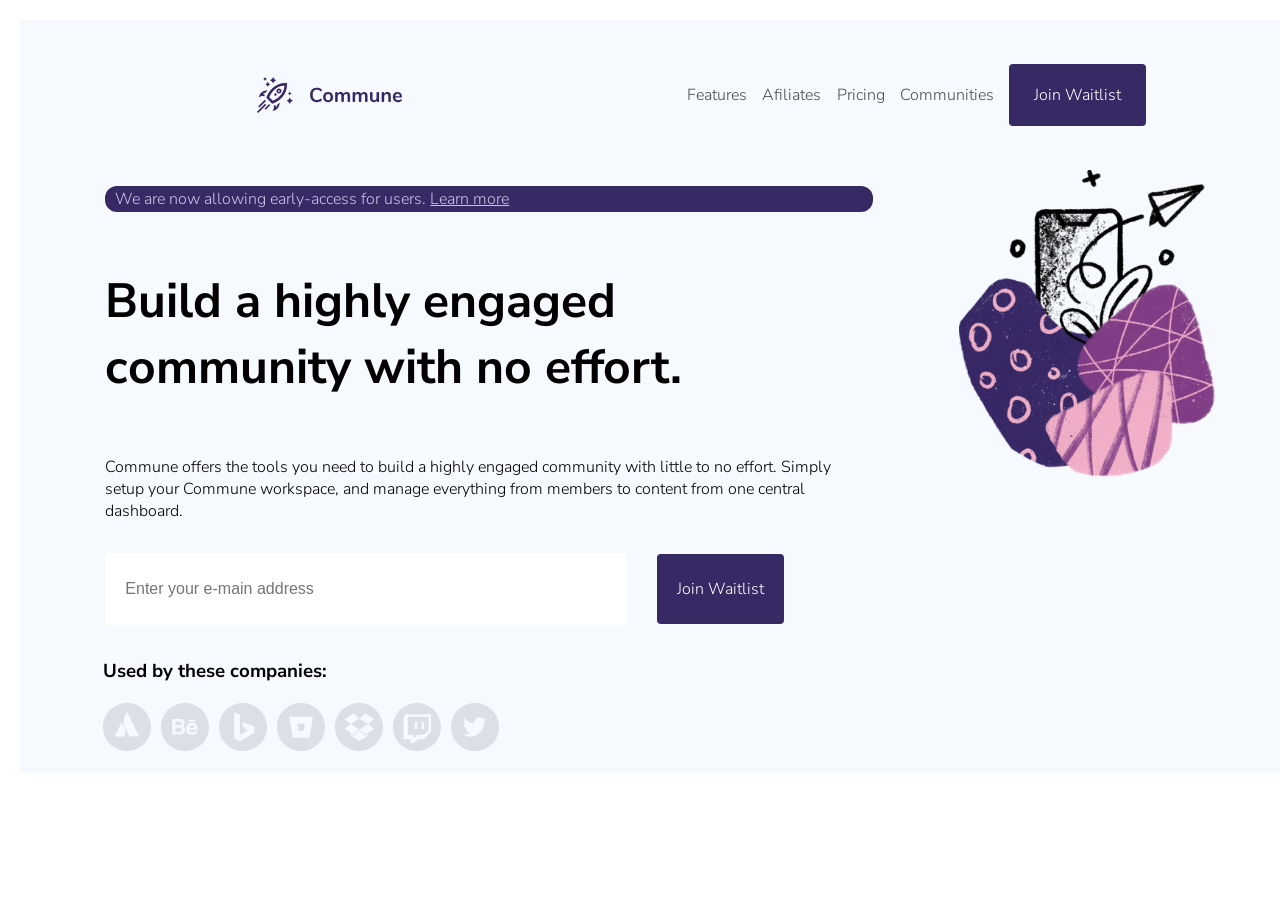
<file: Index.html>
<!DOCTYPE html>
<html lang="en">

<head>
    <meta charset="UTF-8">
    <meta name="viewport" content="width=device-width, initial-scale=1.0">
    <title>Size</title>
    <link rel="stylesheet" href="estilos.css">
    <link href="https://fonts.googleapis.com/css2?family=Nunito+Sans:wght@400;700&display=swap" rel="stylesheet">

</head>

<body>
    <header>
        <img src="./Waitlist_Starter_Files/Assets/Logo.svg" alt="">
        <nav>
            <ul>
                <li><a href="">Features</a></li>
                <li><a href="">Afiliates</a></li>
                <li><a href="">Pricing</a></li>
                <li><a href="">Communities</a></li>
                <li>
                    <a href="">Join Waitlist</a>
                </li>
            </ul>
        </nav>
    </header>

    <main>        
        <article>
            <header>
                <p>We are now allowing early-access for users. <a href="">Learn more</a></p>

                <h1>Build a highly engaged community with no effort.</h1>
            </header>
            
            <p>Commune offers the tools you need to build a highly engaged community with little to no effort. Simply setup your Commune workspace, and manage everything from members to content from one central dashboard.</p>
            
            <footer>
                <form action="">
                    <label for=""></label>
                    <input type="text" name="" id="" placeholder="Enter your e-main address">
                </form>
                <p><a href="">Join Waitlist</a></p>
            </footer>
        </article>
        <img src="./Waitlist_Starter_Files/Assets/Illustration.png" alt="">
    </main>

    <footer>
        <nav>
            <h3>Used by these companies:</h3>
                <ul>
                    <li><img src="./Waitlist_Starter_Files/Assets/Atlassian Icon.svg" alt=""></li>
                    <li><img src="./Waitlist_Starter_Files/Assets/Behance Icon.svg" alt=""></li>
                    <li><img src="./Waitlist_Starter_Files/Assets/Bing Icon.svg" alt=""></li>
                    <li><img src="./Waitlist_Starter_Files/Assets/Bitbucket Icon.svg" alt=""></li>
                    <li><img src="./Waitlist_Starter_Files/Assets/Dropbox Icon.svg" alt=""></li>
                    <li><img src="./Waitlist_Starter_Files/Assets/Twitch Icon.svg" alt=""></li>
                    <li><img src="/Waitlist_Starter_Files/Assets/Twitter Icon.svg" alt=""></li>
                </ul>
            </nav>
    </footer>
</body>

</html>
</file>
<file: estilos.css>
body{
    display: flex;
    width: 100vw;
    margin: 20px;
    flex-direction: column;
    align-items: center;
    font-family: "Nunito Sans", sans-serif;
    font-optical-sizing: auto;
    font-weight: 300;
    font-style: normal;
    font-variation-settings:
      "wdth" 100,
      "YTLC" 500;
}

body > header {
    background-color: #f6f9fe;
    width: 100vw;
    height: 150px;
    display: flex;
    align-items: center;
    justify-content: space-evenly;
    object-position: center;
}

body > header > nav {
    display: flex;
    flex-direction: row;
}

body > header > nav > ul {
    list-style: none;
    width: 30vw;
    display: flex;
    flex-direction: row;
    align-items: center;
    margin: 0px;
    font-size: 1em;
}

body > header > nav > ul > li{
    padding: 2%;
}

a {
    text-decoration: none;
    color: #4C4B4B;
}

header > nav > ul > li:nth-of-type(5) > a  {
    background-color: #372964;
    color: white;
    padding: 20px 25px 20px 25px;
    border: 0px;
    border-radius: 4px;
    font-size: 1em;
    text-wrap: nowrap;
}

main{
    background-color: #f6f9fe;
    width: 100%;
    display: flex;
    flex-direction: row;
    justify-content: space-evenly;
}

main > article {
    width: 60%;
}

main > article > header {
    display: flex;
    flex-direction: column;
}

main > article > header > p {
    background-color: #372964;
    color: #CCC1E5;
    padding: 2px 10px 2px 10px;
    border-radius: 12px;
}

main > article > header > p > a {
    color: #CCC1E5;
    text-decoration: underline;
}


main > article > header > h1 {
    font-size: 3em;
}

main > article > main {
    width: 100%;
}

main > img {
    width: 20%;
    height: 20%;
}

main > article > footer {
    display: flex;
    flex-direction: row;
    align-items: center;
}

main > article > footer > form > input{
    border: 0px;
    width: 500px;
    height: 70px;
    font-size: 1em;
    padding-left: 20px;
}

main > article > footer > p {
    background-color: #372964;
    color: white;
    width: auto;
    padding-left: 20px;
    padding-right: 20px;
    height: 70px;
    display: flex;
    text-align: center;
    align-items: center;
    border: 0px;
    border-radius: 4px;
    font-size: 1em;
    margin-left: 30px;
}

main > article > footer > p > a {
    color: white;
}

body > footer {
    background-color: #f6f9fe;
    width: 100%;
    display: flex;
    align-items: center;
    justify-content: center;
}

footer > nav {
    width: 87%;
}

footer > nav > p > a{
    color: white;
    text-wrap: nowrap;
}

footer > nav > ul {
    display: flex;
    list-style: none;
    padding: 0px;
}

footer > nav > ul >li {
    padding-right: 10px;
}
</file>
